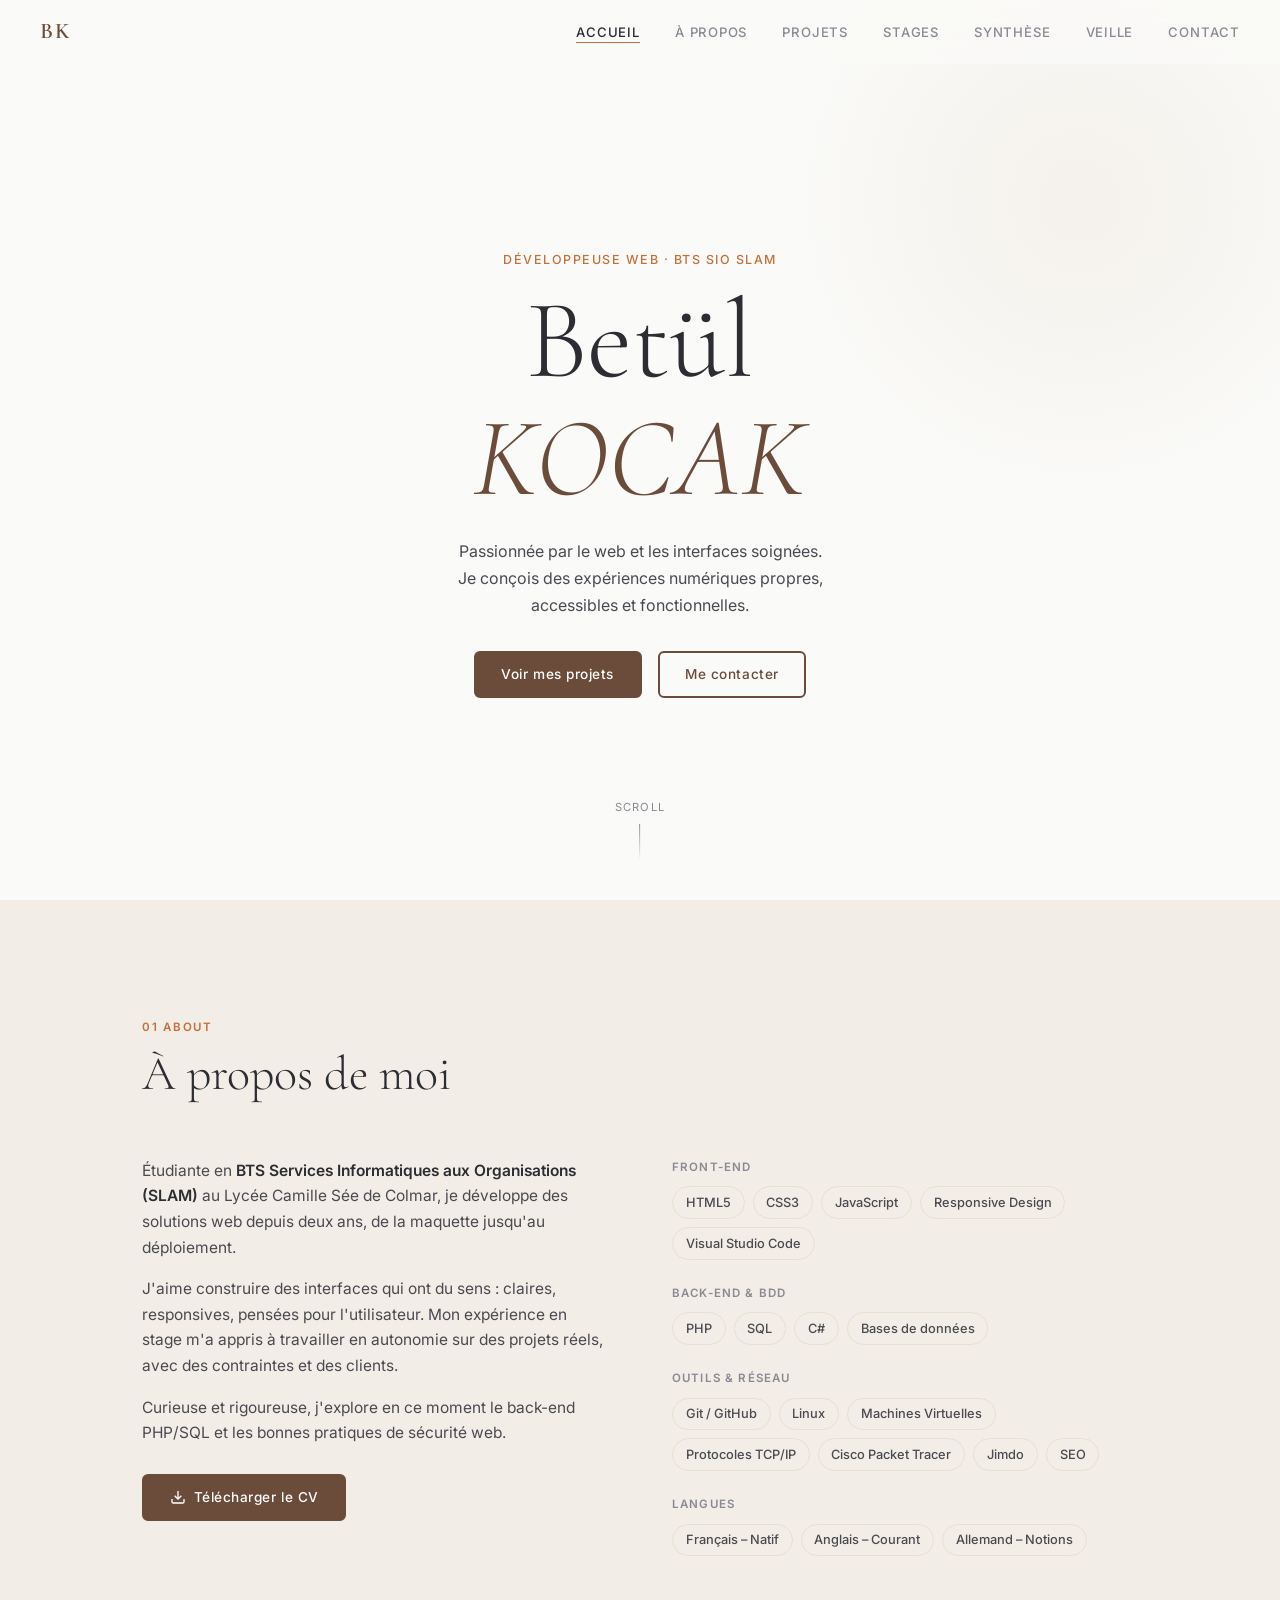
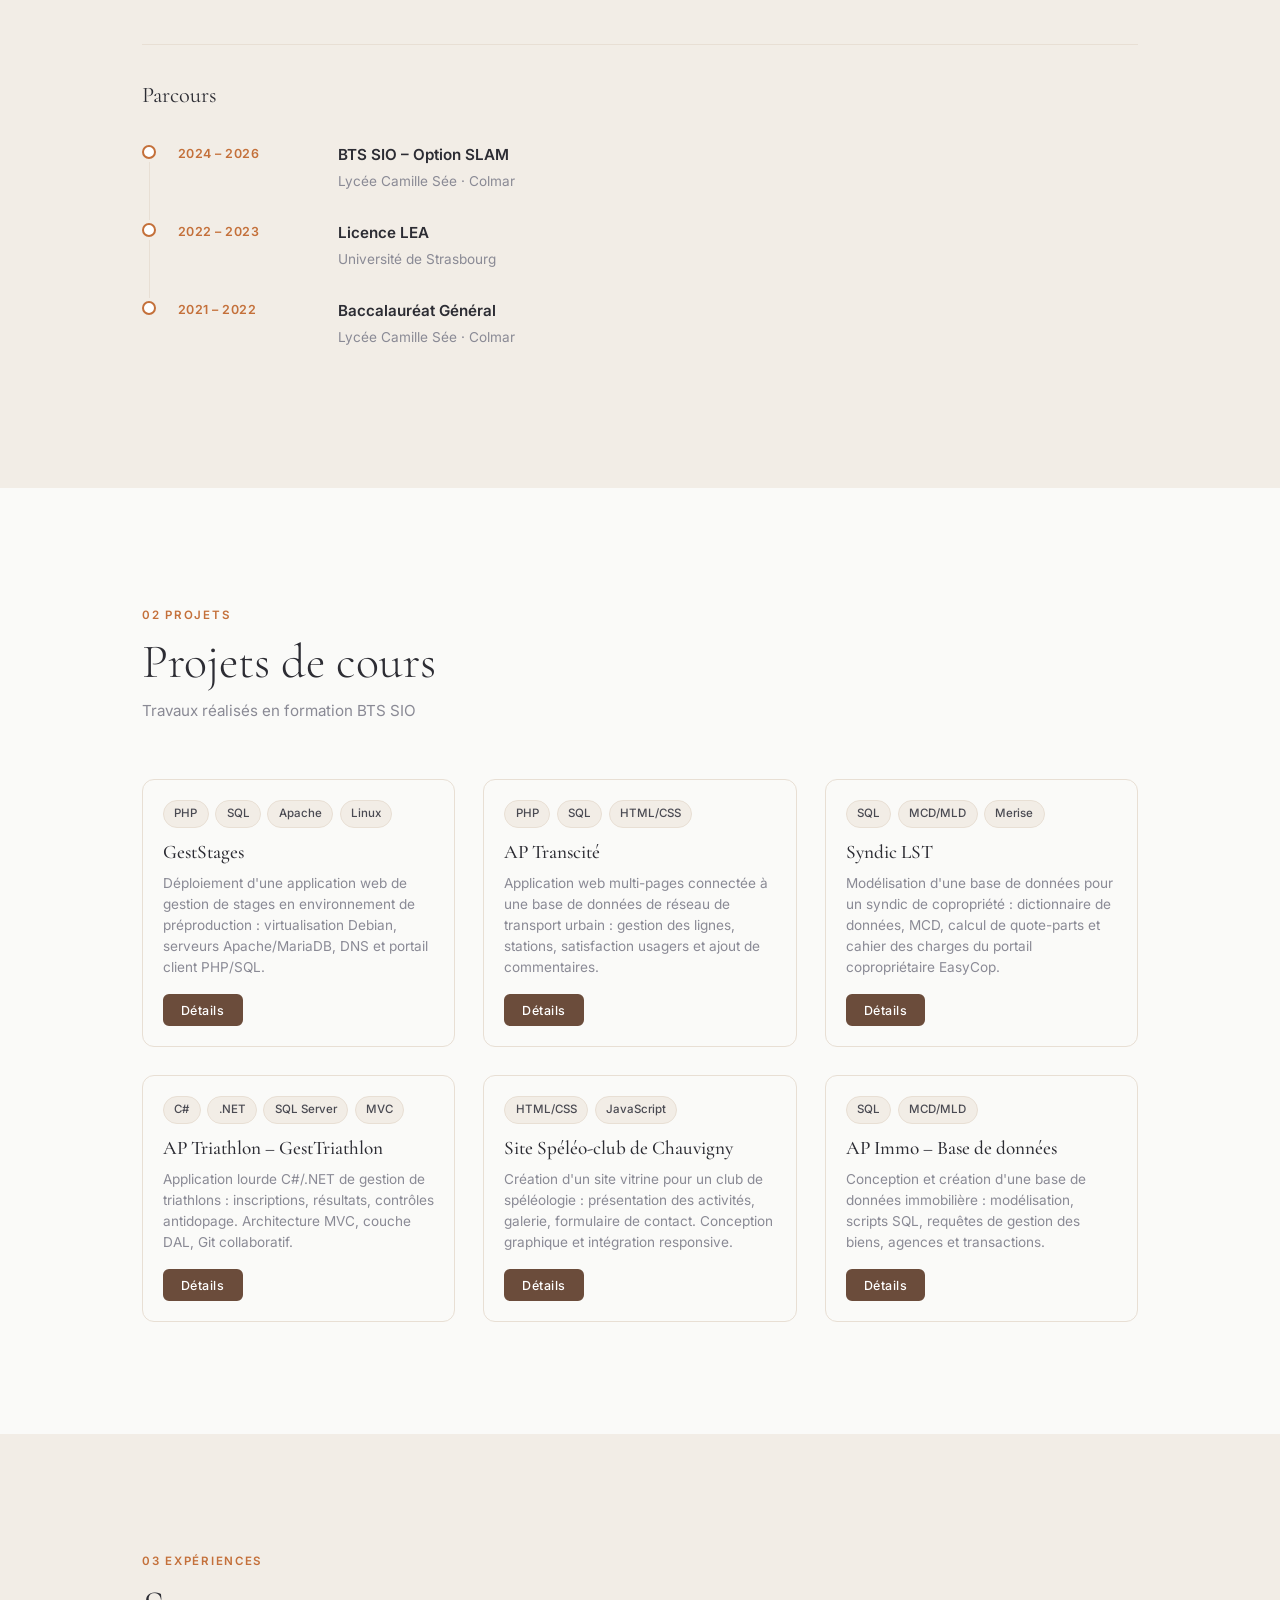
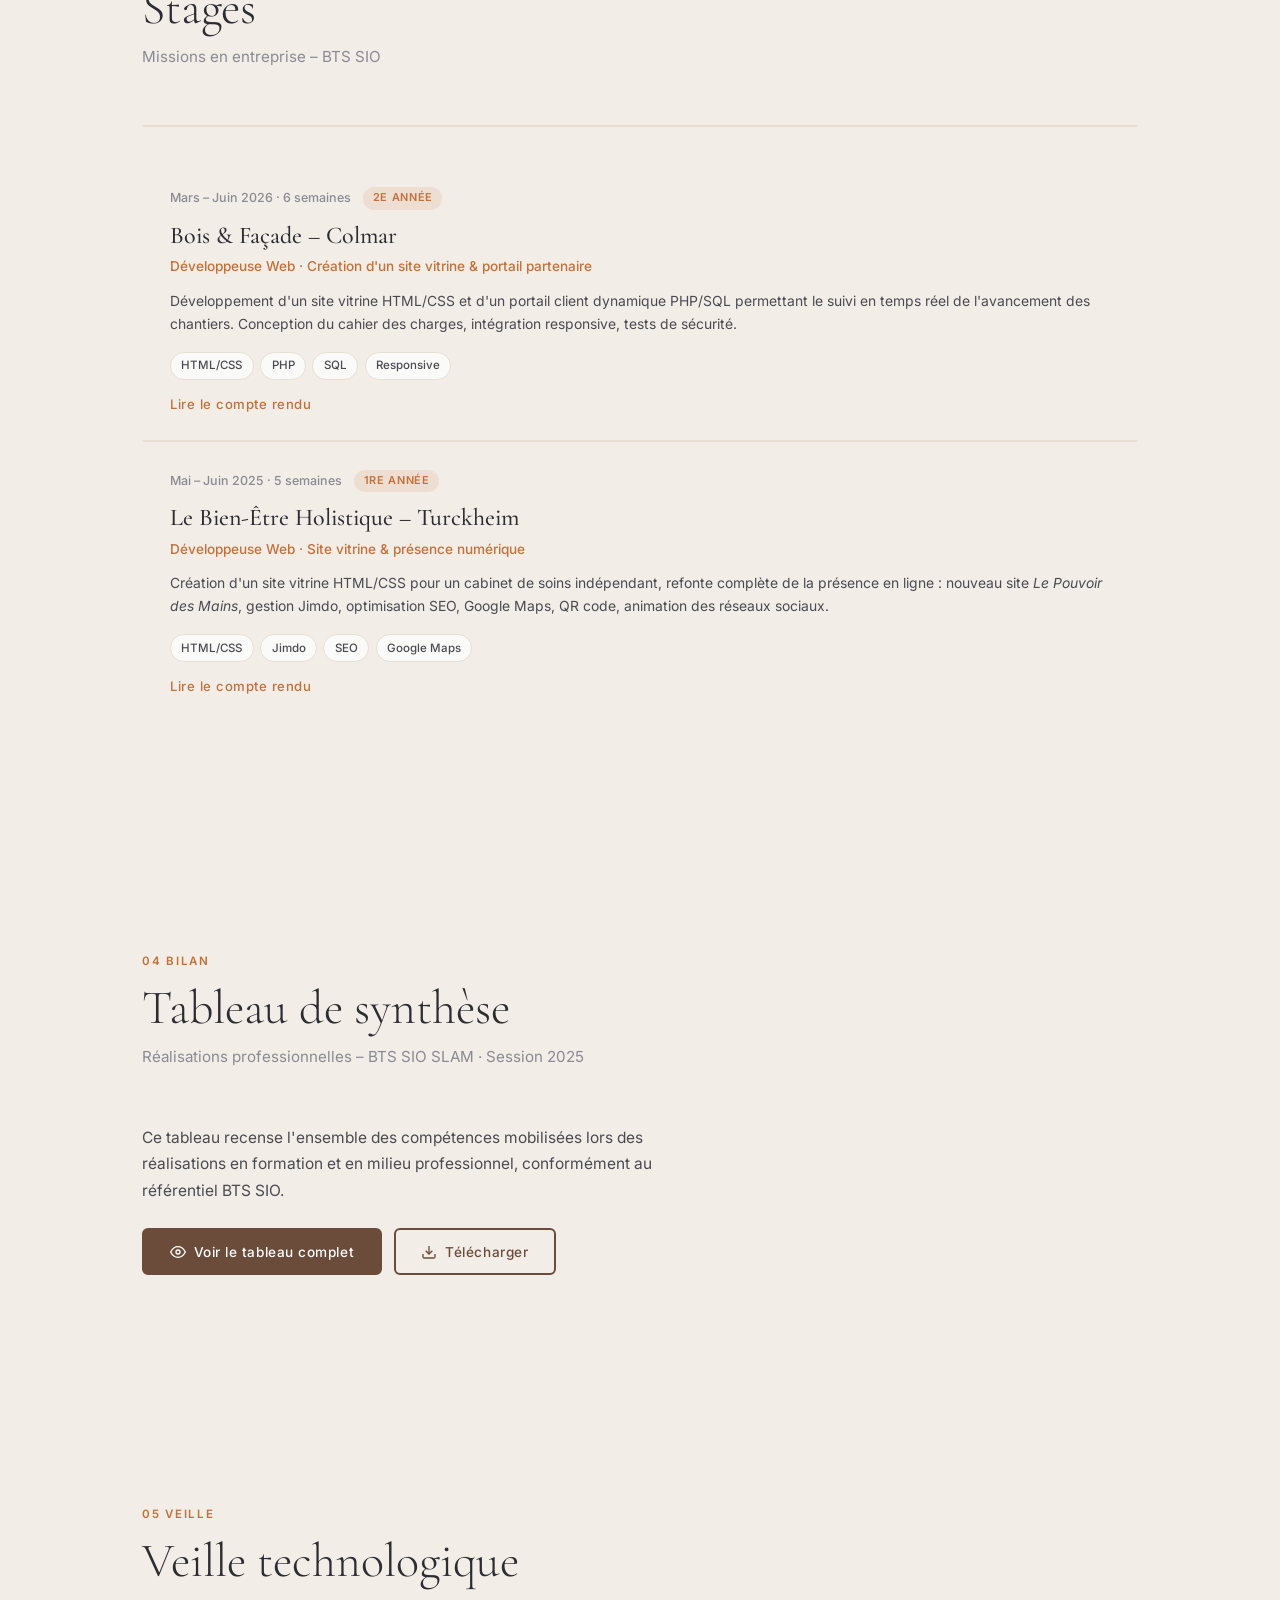
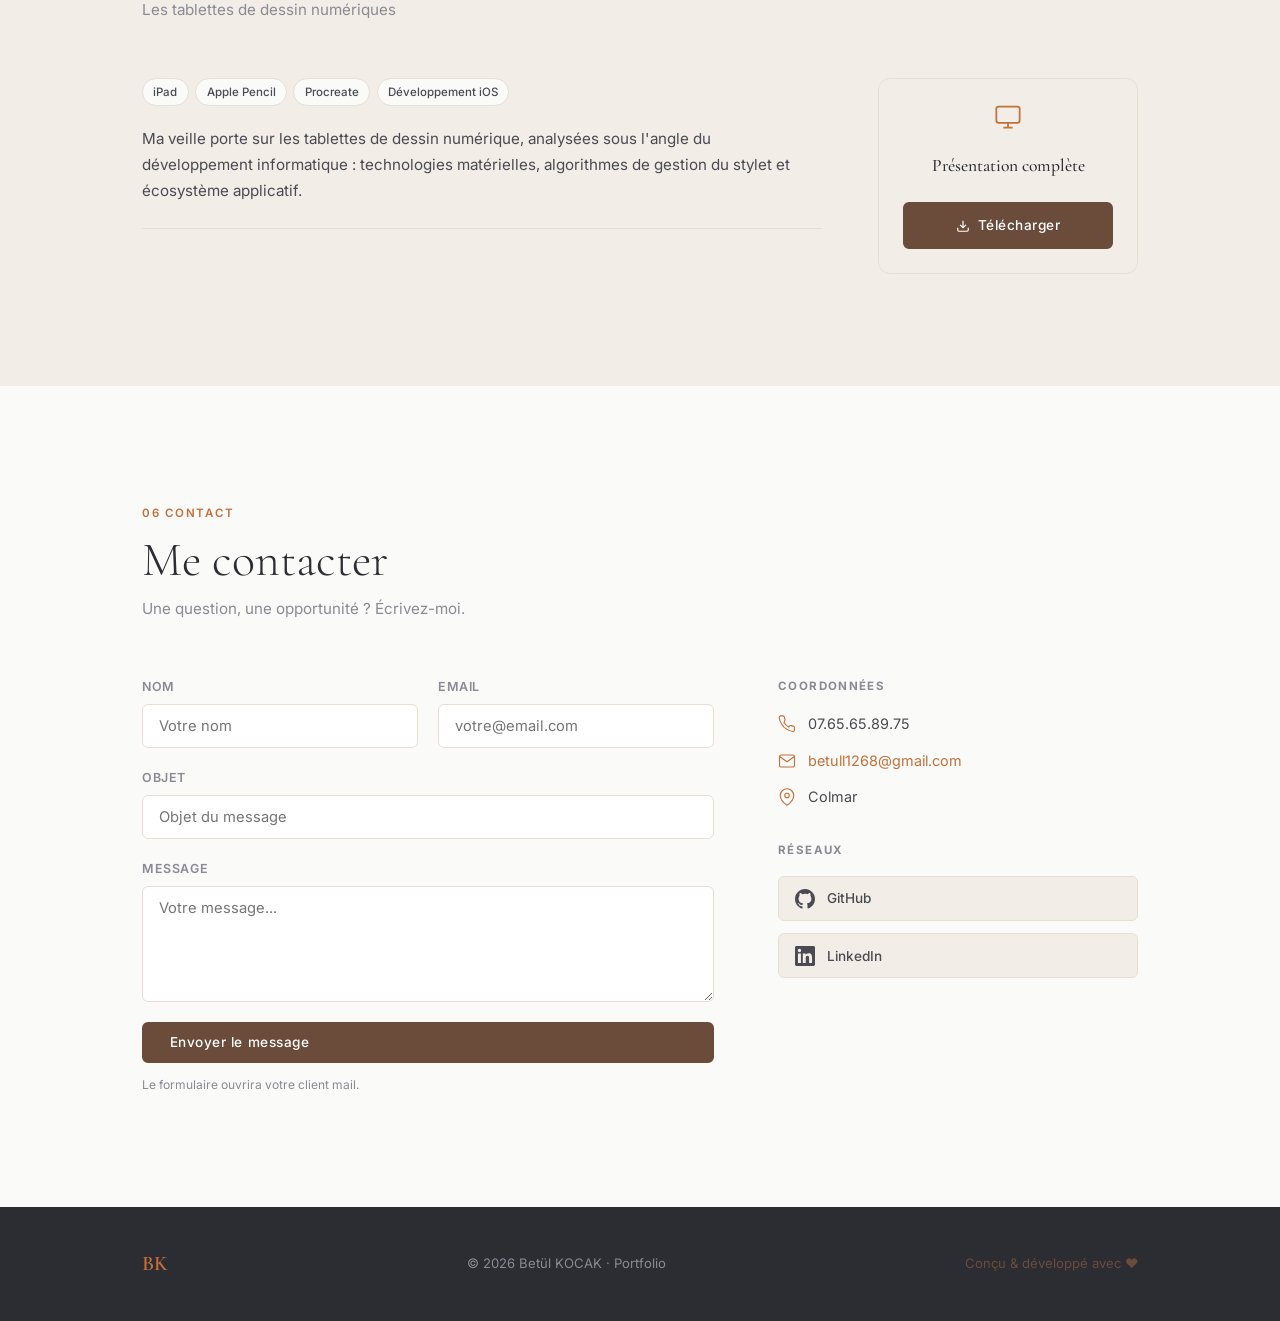
<file: index.html>
<!DOCTYPE html>
  <html lang="fr">
  <head>
    <meta charset="UTF-8" />
    <meta name="viewport" content="width=device-width, initial-scale=1.0" />
    <title>Betül KOCAK | Portfolio</title>
    <link rel="preconnect" href="https://fonts.googleapis.com" />
    <link rel="preconnect" href="https://fonts.gstatic.com" crossorigin />
    <link href="https://fonts.googleapis.com/css2?family=Cormorant+Garamond:ital,wght@0,300;0,400;0,500;0,600;1,300;1,400&family=Inter:wght@300;400;500;600&display=swap" rel="stylesheet" />
    <link rel="stylesheet" href="css/style.css" />
  </head>
  <body>

    <!-- NAV -->
    <nav class="navbar" id="navbar">
      <div class="nav-logo">BK</div>
      <ul class="nav-links">
        <li><a href="#accueil" class="nav-link active" data-section="accueil">Accueil</a></li>
        <li><a href="#about" class="nav-link" data-section="about">À propos</a></li>
        <li><a href="#projects" class="nav-link" data-section="projects">Projets</a></li>
        <li><a href="#stages" class="nav-link" data-section="stages">Stages</a></li>
        <li><a href="#synthese" class="nav-link" data-section="synthese">Synthèse</a></li>
        <li><a href="#veille" class="nav-link" data-section="veille">Veille</a></li>
        <li><a href="#contact" class="nav-link" data-section="contact">Contact</a></li>
      </ul>
      <button class="nav-toggle" id="navToggle" aria-label="Menu">
        <span></span><span></span><span></span>
      </button>
    </nav>

    <!-- MOBILE MENU -->
    <div class="mobile-menu" id="mobileMenu">
      <ul>
        <li><a href="#accueil" class="mobile-link">Accueil</a></li>
        <li><a href="#about" class="mobile-link">À propos</a></li>
        <li><a href="#projects" class="mobile-link">Projets</a></li>
        <li><a href="#stages" class="mobile-link">Stages</a></li>
        <li><a href="#synthese" class="mobile-link">Synthèse</a></li>
        <li><a href="#veille" class="mobile-link">Veille</a></li>
        <li><a href="#contact" class="mobile-link">Contact</a></li>
      </ul>
    </div>

    <!-- HERO -->
    <section id="accueil" class="hero">
      <div class="hero-bg-pattern"></div>
      <div class="hero-content hero-content-nophoto">
        <div class="hero-text">
          <p class="hero-eyebrow fade-in delay-1">Développeuse Web · BTS SIO SLAM</p>
          <h1 class="hero-name fade-in delay-2">Betül<br /><em>KOCAK</em></h1>
          <p class="hero-tagline fade-in delay-3">
            Passionnée par le web et les interfaces soignées.<br />
            Je conçois des expériences numériques propres, accessibles et fonctionnelles.
          </p>
          <div class="hero-cta fade-in delay-4">
            <a href="#projects" class="btn btn-primary">Voir mes projets</a>
            <a href="#contact" class="btn btn-ghost">Me contacter</a>
          </div>
        </div>
      </div>
      <div class="hero-scroll-hint">
        <span>Scroll</span>
        <div class="scroll-line"></div>
      </div>
    </section>

    <!-- ABOUT -->
    <section id="about" class="section about-section">
      <div class="container">
        <div class="section-header fade-up">
          <span class="section-label">01 About</span>
          <h2 class="section-title">À propos de moi</h2>
        </div>
        <div class="about-grid">
          <div class="about-bio fade-up">
            <p>
              Étudiante en <strong>BTS Services Informatiques aux Organisations (SLAM)</strong> au Lycée Camille Sée de Colmar, je développe des solutions web depuis deux ans, de la maquette jusqu'au déploiement.
            </p>
            <p>
              J'aime construire des interfaces qui ont du sens : claires, responsives, pensées pour l'utilisateur. Mon expérience en stage m'a appris à travailler en autonomie sur des projets réels, avec des contraintes et des clients.
            </p>
            <p>
              Curieuse et rigoureuse, j'explore en ce moment le back-end PHP/SQL et les bonnes pratiques de sécurité web.
            </p>
            <div class="about-actions">
              <a href="assets/fichiers/CV_Betul_KOCAK.jpg" download class="btn btn-primary">
                <svg width="16" height="16" viewBox="0 0 24 24" fill="none" stroke="currentColor" stroke-width="2"><path d="M21 15v4a2 2 0 0 1-2 2H5a2 2 0 0 1-2-2v-4"/><polyline points="7,10 12,15 17,10"/><line x1="12" y1="15" x2="12" y2="3"/></svg>
                Télécharger le CV
              </a>
            </div>
          </div>
          <div class="about-skills fade-up delay-2">
            <div class="skills-block">
              <h3 class="skills-category">Front-end</h3>
              <div class="skills-tags">
                <span class="tag">HTML5</span>
                <span class="tag">CSS3</span>
                <span class="tag">JavaScript</span>
                <span class="tag">Responsive Design</span>
                <span class="tag">Visual Studio Code</span>
              </div>
            </div>
            <div class="skills-block">
              <h3 class="skills-category">Back-end &amp; BDD</h3>
              <div class="skills-tags">
                <span class="tag">PHP</span>
                <span class="tag">SQL</span>
                <span class="tag">C#</span>
                <span class="tag">Bases de données</span>
              </div>
            </div>
            <div class="skills-block">
              <h3 class="skills-category">Outils &amp; Réseau</h3>
              <div class="skills-tags">
                <span class="tag">Git / GitHub</span>
                <span class="tag">Linux</span>
                <span class="tag">Machines Virtuelles</span>
                <span class="tag">Protocoles TCP/IP</span>
                <span class="tag">Cisco Packet Tracer</span>
                <span class="tag">Jimdo</span>
                <span class="tag">SEO</span>
              </div>
            </div>
            <div class="skills-block">
              <h3 class="skills-category">Langues</h3>
              <div class="skills-tags">
                <span class="tag">Français – Natif</span>
                <span class="tag">Anglais – Courant</span>
                <span class="tag">Allemand – Notions</span>
              </div>
            </div>
          </div>
        </div>

        <!-- Timeline formation -->
        <div class="timeline-wrap fade-up">
          <h3 class="timeline-title">Parcours</h3>
          <div class="timeline">
            <div class="timeline-item">
              <div class="timeline-dot"></div>
              <div class="timeline-date">2024 – 2026</div>
              <div class="timeline-body">
                <strong>BTS SIO – Option SLAM</strong>
                <span>Lycée Camille Sée · Colmar</span>
              </div>
            </div>
            <div class="timeline-item">
              <div class="timeline-dot"></div>
              <div class="timeline-date">2022 – 2023</div>
              <div class="timeline-body">
                <strong>Licence LEA</strong>
                <span>Université de Strasbourg</span>
              </div>
            </div>
            <div class="timeline-item">
              <div class="timeline-dot"></div>
              <div class="timeline-date">2021 – 2022</div>
              <div class="timeline-body">
                <strong>Baccalauréat Général</strong>
                <span>Lycée Camille Sée · Colmar</span>
              </div>
            </div>
          </div>
        </div>
      </div>
    </section>

    <!-- PROJECTS -->
  <section id="projects" class="section projects-section">
    <div class="container">
      <div class="section-header fade-up">
        <span class="section-label">02 Projets</span>
        <h2 class="section-title">Projets de cours</h2>
        <p class="section-subtitle">Travaux réalisés en formation BTS SIO</p>
      </div>

      <div class="cards-grid">

        <div class="project-card fade-up">
          <div class="card-body">
            <div class="card-tags">
              <span class="tag tag-sm">PHP</span>
              <span class="tag tag-sm">SQL</span>
              <span class="tag tag-sm">Apache</span>
              <span class="tag tag-sm">Linux</span>
            </div>
            <h3 class="card-title">GestStages</h3>
            <p class="card-desc">Déploiement d'une application web de gestion de stages en environnement de préproduction : virtualisation Debian, serveurs Apache/MariaDB, DNS et portail client PHP/SQL.</p>
            <div class="card-footer">
              <button class="btn btn-primary btn-sm" onclick="openModal('modal-p-geststages')">Détails</button>
            </div>
          </div>
        </div>

        <div class="project-card fade-up delay-1">
          <div class="card-body">
            <div class="card-tags">
              <span class="tag tag-sm">PHP</span>
              <span class="tag tag-sm">SQL</span>
              <span class="tag tag-sm">HTML/CSS</span>
            </div>
            <h3 class="card-title">AP Transcité</h3>
            <p class="card-desc">Application web multi-pages connectée à une base de données de réseau de transport urbain : gestion des lignes, stations, satisfaction usagers et ajout de commentaires.</p>
            <div class="card-footer">
              <button class="btn btn-primary btn-sm" onclick="openModal('modal-p-transcite')">Détails</button>
            </div>
          </div>
        </div>

        <div class="project-card fade-up delay-2">
          <div class="card-body">
            <div class="card-tags">
              <span class="tag tag-sm">SQL</span>
              <span class="tag tag-sm">MCD/MLD</span>
              <span class="tag tag-sm">Merise</span>
            </div>
            <h3 class="card-title">Syndic LST</h3>
            <p class="card-desc">Modélisation d'une base de données pour un syndic de copropriété : dictionnaire de données, MCD, calcul de quote-parts et cahier des charges du portail copropriétaire EasyCop.</p>
            <div class="card-footer">
              <button class="btn btn-primary btn-sm" onclick="openModal('modal-p-syndic')">Détails</button>
            </div>
          </div>
        </div>

        <div class="project-card fade-up delay-3">
          <div class="card-body">
            <div class="card-tags">
              <span class="tag tag-sm">C#</span>
              <span class="tag tag-sm">.NET</span>
              <span class="tag tag-sm">SQL Server</span>
              <span class="tag tag-sm">MVC</span>
            </div>
            <h3 class="card-title">AP Triathlon – GestTriathlon</h3>
            <p class="card-desc">Application lourde C#/.NET de gestion de triathlons : inscriptions, résultats, contrôles antidopage. Architecture MVC, couche DAL, Git collaboratif.</p>
            <div class="card-footer">
              <button class="btn btn-primary btn-sm" onclick="openModal('modal-p-triathlon')">Détails</button>
            </div>
          </div>
        </div>

        <div class="project-card fade-up">
          <div class="card-body">
            <div class="card-tags">
              <span class="tag tag-sm">HTML/CSS</span>
              <span class="tag tag-sm">JavaScript</span>
            </div>
            <h3 class="card-title">Site Spéléo-club de Chauvigny</h3>
            <p class="card-desc">Création d'un site vitrine pour un club de spéléologie : présentation des activités, galerie, formulaire de contact. Conception graphique et intégration responsive.</p>
            <div class="card-footer">
              <button class="btn btn-primary btn-sm" onclick="openModal('modal-p-speleo')">Détails</button>
            </div>
          </div>
        </div>

        <div class="project-card fade-up delay-1">
          <div class="card-body">
            <div class="card-tags">
              <span class="tag tag-sm">SQL</span>
              <span class="tag tag-sm">MCD/MLD</span>
            </div>
            <h3 class="card-title">AP Immo – Base de données</h3>
            <p class="card-desc">Conception et création d'une base de données immobilière : modélisation, scripts SQL, requêtes de gestion des biens, agences et transactions.</p>
            <div class="card-footer">
              <button class="btn btn-primary btn-sm" onclick="openModal('modal-p-immo')">Détails</button>
            </div>
          </div>
        </div>

      </div>
    </div>
  </section>

    <!-- STAGES -->
    <section id="stages" class="section stages-section">
      <div class="container">
        <div class="section-header fade-up">
          <span class="section-label">03 Expériences</span>
          <h2 class="section-title">Stages</h2>
          <p class="section-subtitle">Missions en entreprise – BTS SIO</p>
        </div>

        <div class="stages-list">

          <!-- Stage 2 -->
          <div class="stage-card fade-up" onclick="openModal('modal-s2')">
            </div>
            <div class="stage-card-right">
              <div class="stage-meta">
                <span class="stage-date">Mars – Juin 2026 · 6 semaines</span>
                <span class="stage-badge">2e année</span>
              </div>
              <h3 class="stage-title">Bois &amp; Façade – Colmar</h3>
              <p class="stage-role">Développeuse Web · Création d'un site vitrine &amp; portail partenaire</p>
              <p class="stage-desc">
                Développement d'un site vitrine HTML/CSS et d'un portail client dynamique PHP/SQL permettant le suivi en temps réel de l'avancement des chantiers. Conception du cahier des charges, intégration responsive, tests de sécurité.
              </p>
              <div class="stage-tags">
                <span class="tag tag-sm">HTML/CSS</span>
                <span class="tag tag-sm">PHP</span>
                <span class="tag tag-sm">SQL</span>
                <span class="tag tag-sm">Responsive</span>
              </div>
              <div class="stage-actions" onclick="event.stopPropagation()">
                <button class="btn-text" onclick="openModal('modal-s2')">Lire le compte rendu</button>
              </div>
            </div>
          </div>

          <!-- Stage 1 -->
          <div class="stage-card fade-up delay-1" onclick="openModal('modal-s1')">
            </div>
            <div class="stage-card-right">
              <div class="stage-meta">
                <span class="stage-date">Mai – Juin 2025 · 5 semaines</span>
                <span class="stage-badge">1re année</span>
              </div>
              <h3 class="stage-title">Le Bien-Être Holistique – Turckheim</h3>
              <p class="stage-role">Développeuse Web · Site vitrine &amp; présence numérique</p>
              <p class="stage-desc">
                Création d'un site vitrine HTML/CSS pour un cabinet de soins indépendant, refonte complète de la présence en ligne : nouveau site <em>Le Pouvoir des Mains</em>, gestion Jimdo, optimisation SEO, Google Maps, QR code, animation des réseaux sociaux.
              </p>
              <div class="stage-tags">
                <span class="tag tag-sm">HTML/CSS</span>
                <span class="tag tag-sm">Jimdo</span>
                <span class="tag tag-sm">SEO</span>
                <span class="tag tag-sm">Google Maps</span>
              </div>
              <div class="stage-actions" onclick="event.stopPropagation()">
                <button class="btn-text" onclick="openModal('modal-s1')">Lire le compte rendu</button>
              </div>
            </div>
          </div>

        </div>
      </div>
    </section>

    <!-- TABLEAU DE SYNTHÈSE -->
    <section id="synthese" class="section synthese-section">
      <div class="container">
        <div class="section-header fade-up">
          <span class="section-label">04 Bilan</span>
          <h2 class="section-title">Tableau de synthèse</h2>
          <p class="section-subtitle">Réalisations professionnelles – BTS SIO SLAM · Session 2025</p>
        </div>
        <div class="synthese-compact fade-up">
          <p class="synthese-text">Ce tableau recense l'ensemble des compétences mobilisées lors des réalisations en formation et en milieu professionnel, conformément au référentiel BTS SIO.</p>
          <div class="synthese-actions">
            <a href="synthese.html" target="_blank" class="btn btn-primary">
              <svg width="16" height="16" viewBox="0 0 24 24" fill="none" stroke="currentColor" stroke-width="2"><path d="M1 12s4-8 11-8 11 8 11 8-4 8-11 8-11-8-11-8z"/><circle cx="12" cy="12" r="3"/></svg>
              Voir le tableau complet
            </a>
            <a href="assets/fichiers/Betul_Tableau.jpg" download class="btn btn-ghost">
              <svg width="16" height="16" viewBox="0 0 24 24" fill="none" stroke="currentColor" stroke-width="2"><path d="M21 15v4a2 2 0 0 1-2 2H5a2 2 0 0 1-2-2v-4"/><polyline points="7,10 12,15 17,10"/><line x1="12" y1="15" x2="12" y2="3"/></svg>
              Télécharger
            </a>
          </div>
        </div>
      </div>
    </section>

    <!-- VEILLE TECHNOLOGIQUE -->
    <section id="veille" class="section veille-section">
      <div class="container">
        <div class="section-header fade-up">
          <span class="section-label">05 Veille</span>
          <h2 class="section-title">Veille technologique</h2>
          <p class="section-subtitle">Les tablettes de dessin numériques</p>
        </div>
        <div class="veille-layout fade-up">

          <!-- Colonne principale -->
          <div class="veille-body">
            <div class="veille-tag-row">
              <span class="tag tag-sm">iPad</span>
              <span class="tag tag-sm">Apple Pencil</span>
              <span class="tag tag-sm">Procreate</span>
              <span class="tag tag-sm">Développement iOS</span>
            </div>
            <p class="veille-intro">
              Ma veille porte sur les tablettes de dessin numérique, analysées sous l'angle du développement informatique : technologies matérielles, algorithmes de gestion du stylet et écosystème applicatif.
            </p>
          </div>

          <!-- Colonne latérale -->
          <div class="veille-sidebar" style="position: sticky; top: 5rem;">
            <div class="veille-presentation-card">
              <div class="veille-pres-icon">
                <svg width="28" height="28" viewBox="0 0 24 24" fill="none" stroke="currentColor" stroke-width="1.5"><rect x="2" y="3" width="20" height="14" rx="2"/><path d="M8 21h8M12 17v4"/></svg>
              </div>
              <h4>Présentation complète</h4>
              <a href="assets/fichiers/MaVeilleTechnologique_BetulKOCAK.pdf" download class="btn btn-primary veille-dl-btn">
                <svg width="14" height="14" viewBox="0 0 24 24" fill="none" stroke="currentColor" stroke-width="2"><path d="M21 15v4a2 2 0 0 1-2 2H5a2 2 0 0 1-2-2v-4"/><polyline points="7,10 12,15 17,10"/><line x1="12" y1="15" x2="12" y2="3"/></svg>
                Télécharger
              </a>
            </div>
          </div>

        </div>
      </div>
    </section>

    <!-- CONTACT -->
    <section id="contact" class="section contact-section">
      <div class="container">
        <div class="section-header fade-up">
          <span class="section-label">06 Contact</span>
          <h2 class="section-title">Me contacter</h2>
          <p class="section-subtitle">Une question, une opportunité ? Écrivez-moi.</p>
        </div>

        <div class="contact-grid">
          <form class="contact-form fade-up" id="contactForm">
            <div class="form-row">
              <div class="form-group">
                <label for="name">Nom</label>
                <input type="text" id="name" name="name" placeholder="Votre nom" required />
              </div>
              <div class="form-group">
                <label for="email">Email</label>
                <input type="email" id="email" name="email" placeholder="votre@email.com" required />
              </div>
            </div>
            <div class="form-group">
              <label for="subject">Objet</label>
              <input type="text" id="subject" name="subject" placeholder="Objet du message" />
            </div>
            <div class="form-group">
              <label for="message">Message</label>
              <textarea id="message" name="message" rows="5" placeholder="Votre message..." required></textarea>
            </div>
            <button type="submit" class="btn btn-primary">Envoyer le message</button>
            <p class="form-note">Le formulaire ouvrira votre client mail.</p>
          </form>

          <div class="contact-info fade-up delay-2">
            <div class="contact-info-block">
              <h3>Coordonnées</h3>
              <ul class="contact-list">
                <li>
                  <svg width="18" height="18" viewBox="0 0 24 24" fill="none" stroke="currentColor" stroke-width="1.5"><path d="M22 16.92v3a2 2 0 0 1-2.18 2 19.79 19.79 0 0 1-8.63-3.07A19.5 19.5 0 0 1 4.69 12 19.79 19.79 0 0 1 1.58 3.41a2 2 0 0 1 2-2.18h3a2 2 0 0 1 2 1.72 12.84 12.84 0 0 0 .7 2.81 2 2 0 0 1-.45 2.11L8.09 9.91a16 16 0 0 0 6 6l1.27-1.27a2 2 0 0 1 2.11-.45 12.84 12.84 0 0 0 2.81.7A2 2 0 0 1 22 16.92z"/></svg>
                  <span>07.65.65.89.75</span>
                </li>
                <li>
                  <svg width="18" height="18" viewBox="0 0 24 24" fill="none" stroke="currentColor" stroke-width="1.5"><path d="M4 4h16c1.1 0 2 .9 2 2v12c0 1.1-.9 2-2 2H4c-1.1 0-2-.9-2-2V6c0-1.1.9-2 2-2z"/><polyline points="22,6 12,13 2,6"/></svg>
                  <a href="mailto:betull1268@gmail.com">betull1268@gmail.com</a>
                </li>
                <li>
                  <svg width="18" height="18" viewBox="0 0 24 24" fill="none" stroke="currentColor" stroke-width="1.5"><path d="M21 10c0 7-9 13-9 13s-9-6-9-13a9 9 0 0 1 18 0z"/><circle cx="12" cy="10" r="3"/></svg>
                  <span>Colmar</span>
                </li>
              </ul>
            </div>
            <div class="contact-info-block">
              <h3>Réseaux</h3>
              <div class="social-links">
                <a href="#" class="social-btn" aria-label="GitHub">
                  <svg width="20" height="20" viewBox="0 0 24 24" fill="currentColor"><path d="M12 0C5.374 0 0 5.373 0 12c0 5.302 3.438 9.8 8.207 11.387.599.111.793-.261.793-.577v-2.234c-3.338.726-4.033-1.416-4.033-1.416-.546-1.387-1.333-1.756-1.333-1.756-1.089-.745.083-.729.083-.729 1.205.084 1.839 1.237 1.839 1.237 1.07 1.834 2.807 1.304 3.492.997.107-.775.418-1.305.762-1.604-2.665-.305-5.467-1.334-5.467-5.931 0-1.311.469-2.381 1.236-3.221-.124-.303-.535-1.524.117-3.176 0 0 1.008-.322 3.301 1.23A11.509 11.509 0 0 1 12 5.803c1.02.005 2.047.138 3.006.404 2.291-1.552 3.297-1.23 3.297-1.23.653 1.653.242 2.874.118 3.176.77.84 1.235 1.911 1.235 3.221 0 4.609-2.807 5.624-5.479 5.921.43.372.823 1.102.823 2.222v3.293c0 .319.192.694.801.576C20.566 21.797 24 17.3 24 12c0-6.627-5.373-12-12-12z"/></svg>
                  GitHub
                </a>
                <a href="https://www.linkedin.com/in/[placeholder]" class="social-btn" aria-label="LinkedIn">
                  <svg width="20" height="20" viewBox="0 0 24 24" fill="currentColor"><path d="M20.447 20.452h-3.554v-5.569c0-1.328-.027-3.037-1.852-3.037-1.853 0-2.136 1.445-2.136 2.939v5.667H9.351V9h3.414v1.561h.046c.477-.9 1.637-1.85 3.37-1.85 3.601 0 4.267 2.37 4.267 5.455v6.286zM5.337 7.433a2.062 2.062 0 0 1-2.063-2.065 2.064 2.064 0 1 1 2.063 2.065zm1.782 13.019H3.555V9h3.564v11.452zM22.225 0H1.771C.792 0 0 .774 0 1.729v20.542C0 23.227.792 24 1.771 24h20.451C23.2 24 24 23.227 24 22.271V1.729C24 .774 23.2 0 22.222 0h.003z"/></svg>
                  LinkedIn
                </a>
              </div>
            </div>
          </div>
        </div>
      </div>
    </section>

    <!-- FOOTER -->
    <footer class="footer">
      <div class="container footer-inner">
        <span class="footer-logo">BK</span>
        <p>© 2026 Betül KOCAK · Portfolio</p>
        <p class="footer-credits">Conçu &amp; développé avec ♥</p>
      </div>
    </footer>

    <!-- MODALS PROJETS -->
    <div class="modal-overlay" id="modal-p-geststages" onclick="closeModal(event, 'modal-p-geststages')">
      <div class="modal-box modal-box-lg">
        <button class="modal-close" onclick="closeModal(null, 'modal-p-geststages')">✕</button>
        <div class="modal-content">
          <div class="modal-tags">
            <span class="tag tag-sm">PHP</span><span class="tag tag-sm">SQL</span><span class="tag tag-sm">Apache</span><span class="tag tag-sm">Debian</span><span class="tag tag-sm">Linux</span>
          </div>
          <h2 class="modal-title">GestStages</h2>
          <p class="modal-subtitle">Déploiement d'une application web en environnement de préproduction</p>
          <p class="modal-desc">Réalisé en binôme (SLAM + SISR), ce TP consistait à déployer une application PHP/SQL de gestion de stages sur une infrastructure virtualisée Debian, avec deux serveurs spécialisés (SRV-WEB et SRV-BDD) configurés manuellement.</p>
          <p class="modal-desc"><strong>Mission SLAM :</strong> déploiement de l'application via SSH/SCP, importation du script SQL, création de l'utilisateur base de données, ajout du fichier de diagnostic PHP, gestion des droits (groupe dev, permissions 775).</p>
          <p class="modal-desc"><strong>Outils :</strong> VirtualBox, Debian, Apache2, PHP, MariaDB, SSH, SCP.</p>
          <a href="https://github.com/betull1268-glitch/E6-Gesttriathlon" class="btn btn-primary" target="_blank">Voir sur GitHub</a>
        </div>
      </div>
    </div>

    <div class="modal-overlay" id="modal-p-transcite" onclick="closeModal(event, 'modal-p-transcite')">
      <div class="modal-box modal-box-lg">
        <button class="modal-close" onclick="closeModal(null, 'modal-p-transcite')">✕</button>
        <div class="modal-content">
          <div class="modal-tags">
            <span class="tag tag-sm">PHP</span><span class="tag tag-sm">SQL</span><span class="tag tag-sm">HTML/CSS</span><span class="tag tag-sm">WAMP</span>
          </div>
          <h2 class="modal-title">AP Transcité</h2>
          <p class="modal-subtitle">Application web de gestion d'un réseau de transport urbain</p>
          <p class="modal-desc">Création d'une application web multi-pages connectée à une base de données de réseau de bus. Le projet couvre la modélisation (Looping), l'initialisation des données, l'exploitation par requêtes SQL et le développement de 6 pages PHP dynamiques.</p>
          <p class="modal-desc"><strong>Fonctionnalités :</strong> liste des lignes, stations par ligne, guichets automatiques manquants, statistiques de satisfaction par critère, formulaire d'ajout de commentaire.</p>
          <p class="modal-desc"><strong>Outils :</strong> WAMP, PHP, SQL, HTML/CSS, Looping.</p>
          <a href="https://github.com/betull1268-glitch/E6-Transcite" class="btn btn-primary" target="_blank">Voir sur GitHub</a>
        </div>
      </div>
    </div>

    <div class="modal-overlay" id="modal-p-syndic" onclick="closeModal(event, 'modal-p-syndic')">
      <div class="modal-box modal-box-lg">
        <button class="modal-close" onclick="closeModal(null, 'modal-p-syndic')">✕</button>
        <div class="modal-content">
          <div class="modal-tags">
            <span class="tag tag-sm">SQL</span><span class="tag tag-sm">MCD/MLD</span><span class="tag tag-sm">Merise</span><span class="tag tag-sm">Analyse</span>
          </div>
          <h2 class="modal-title">Syndic LST</h2>
          <p class="modal-subtitle">Modélisation d'une base de données de gestion de copropriété</p>
          <p class="modal-desc">Projet d'analyse et de modélisation pour un syndic de copropriété : dictionnaire de données (Lot, Copropriétaire, Devis, Prestataire…), conception du MCD, calcul des quotes-parts par tantièmes.</p>
          <p class="modal-desc"><strong>Mission C :</strong> rédaction du cahier des charges du portail copropriétaire EasyCop permettant la simulation de quote-part, la consultation des devis votés et les appels de fonds.</p>
          <a href="#" class="btn btn-primary" target="_blank">Voir sur GitHub</a>
        </div>
      </div>
    </div>

    <div class="modal-overlay" id="modal-p-triathlon" onclick="closeModal(event, 'modal-p-triathlon')">
      <div class="modal-box modal-box-lg">
        <button class="modal-close" onclick="closeModal(null, 'modal-p-triathlon')">✕</button>
        <div class="modal-content">
          <div class="modal-tags">
            <span class="tag tag-sm">C#</span><span class="tag tag-sm">.NET</span><span class="tag tag-sm">SQL Server</span><span class="tag tag-sm">MVC</span><span class="tag tag-sm">Git</span>
          </div>
          <h2 class="modal-title">AP Triathlon – GestTriathlon</h2>
          <p class="modal-subtitle">Application lourde C#/.NET de gestion de compétitions</p>
          <p class="modal-desc">Application Windows développée en équipe pour le Comité Départemental de Triathlon. Gestion des triathlons, triathlètes, inscriptions, résultats et contrôles antidopage. Architecture MVC avec couche DAL, accès SQL Server via VPN/TSE.</p>
          <p class="modal-desc"><strong>Fonctionnalités :</strong> formulaires CRUD multicritères, gestion des épreuves (nage, vélo, course), alertes dopage, classements, résultats en temps réel.</p>
          <p class="modal-desc"><strong>Méthode :</strong> travail collaboratif en groupe de 3-4, dépôt Git avec branches par développeur, chef de projet désigné.</p>
          <a href="#" class="btn btn-primary" target="_blank">Voir sur GitHub</a>
        </div>
      </div>
    </div>

    <div class="modal-overlay" id="modal-p-speleo" onclick="closeModal(event, 'modal-p-speleo')">
      <div class="modal-box modal-box-lg">
        <button class="modal-close" onclick="closeModal(null, 'modal-p-speleo')">✕</button>
        <div class="modal-content">
          <div class="modal-tags">
            <span class="tag tag-sm">HTML/CSS</span><span class="tag tag-sm">JavaScript</span>
          </div>
          <h2 class="modal-title">Site Spéléo-club de Chauvigny</h2>
          <p class="modal-subtitle">Site vitrine responsive pour un club sportif</p>
          <p class="modal-desc">Création d'un site vitrine complet pour le Spéléo-club de Chauvigny : présentation du club et des activités, galerie photos, formulaire de contact, navigation claire et design adapté au public cible.</p>
          <p class="modal-desc"><strong>Compétences :</strong> intégration HTML/CSS, responsive design, accessibilité, UX.</p>
          <a href="#" class="btn btn-primary" target="_blank">Voir sur GitHub</a>
        </div>
      </div>
    </div>

    <div class="modal-overlay" id="modal-p-immo" onclick="closeModal(event, 'modal-p-immo')">
      <div class="modal-box modal-box-lg">
        <button class="modal-close" onclick="closeModal(null, 'modal-p-immo')">✕</button>
        <div class="modal-content">
          <div class="modal-tags">
            <span class="tag tag-sm">SQL</span><span class="tag tag-sm">MCD/MLD</span><span class="tag tag-sm">Looping</span>
          </div>
          <h2 class="modal-title">AP Immo – Base de données</h2>
          <p class="modal-subtitle">Conception et création d'une base de données immobilière</p>
          <p class="modal-desc">Projet de modélisation d'une base de données pour une agence immobilière : identification des entités (biens, agences, transactions, clients), conception du MCD/MLD, génération du script SQL et requêtes de gestion.</p>
          <a href="#" class="btn btn-primary" target="_blank">Voir sur GitHub</a>
        </div>
      </div>
    </div>

    <!-- MODALS STAGES -->
    <div class="modal-overlay" id="modal-s1" onclick="closeModal(event, 'modal-s1')">
      <div class="modal-box modal-box-lg">
        <button class="modal-close" onclick="closeModal(null, 'modal-s1')">✕</button>
        <div class="modal-content">
          <div class="modal-tags">
            <span class="tag tag-sm">HTML/CSS</span><span class="tag tag-sm">Jimdo</span><span class="tag tag-sm">SEO</span><span class="tag tag-sm">Google Maps</span>
          </div>
          <p class="modal-meta">Mai – Juin 2025 · Turckheim · 5 semaines · 1re année BTS</p>
          <h2 class="modal-title">Le Bien-Être Holistique</h2>
          <p class="modal-subtitle">Développeuse web – Présence numérique &amp; site vitrine</p>
          <p class="modal-desc">Cabinet de soins et massages de Mme Caroline GRUCKER à Turckheim. L'activité reposait sur une visibilité insuffisante : le premier site souffrait d'un mauvais référencement et d'une confusion avec les services de l'hôtel partenaire.</p>
          <p class="modal-desc"><strong>Mission :</strong> développement d'un nouveau site vitrine <em>Le Pouvoir des Mains</em> en HTML/CSS (VS Code) : navigation claire, formulaire de contact, Google Maps, QR code, design responsive fidèle à l'identité visuelle. Gestion en parallèle du site Jimdo existant et animation des réseaux sociaux (Instagram, Facebook).</p>
          <p class="modal-desc"><strong>Résultat :</strong> site responsive déployé, présence en ligne différenciée, stratégie SEO mise en place, droits d'accès sécurisés.</p>
          <a href="assets/fichiers/CR_Stage_KOCAK.docx" download class="btn btn-primary">Télécharger le rapport</a>
        </div>
      </div>
    </div>

    <div class="modal-overlay" id="modal-s2" onclick="closeModal(event, 'modal-s2')">
      <div class="modal-box modal-box-lg">
        <button class="modal-close" onclick="closeModal(null, 'modal-s2')">✕</button>
        <div class="modal-content">
          <div class="modal-tags">
            <span class="tag tag-sm">HTML/CSS</span><span class="tag tag-sm">PHP</span><span class="tag tag-sm">SQL</span><span class="tag tag-sm">Responsive</span>
          </div>
          <p class="modal-meta">Mars – Juin 2026 · Colmar · 6 semaines · 2e année BTS</p>
          <h2 class="modal-title">Bois &amp; Façade</h2>
          <p class="modal-subtitle">Développeuse web – Site vitrine &amp; portail partenaire</p>
          <p class="modal-desc">Entreprise de maçonnerie générale et rénovation basée à Colmar. Avant mon intervention, l'entreprise ne disposait ni d'un site structuré ni d'outils de suivi de chantier : la communication reposait uniquement sur téléphone et e-mail.</p>
          <p class="modal-desc"><strong>Mission :</strong> conception d'un site vitrine HTML/CSS professionnel (services, réalisations, coordonnées) et développement d'un portail partenaire PHP/SQL permettant aux clients de suivre l'avancement de leurs travaux en temps réel. Adaptation responsive complète et tests de sécurité.</p>
          <p class="modal-desc"><strong>Résultat :</strong> deux interfaces déployées et testées, communication client renforcée, transparence sur le suivi de chantier.</p>
          <a href="assets/fichiers/CR_Stage2_KOCAK.docx" download class="btn btn-primary">Télécharger le rapport</a>
        </div>
      </div>
    </div>

    <script src="js/main.js"></script>
  </body>
  </html>
</file>
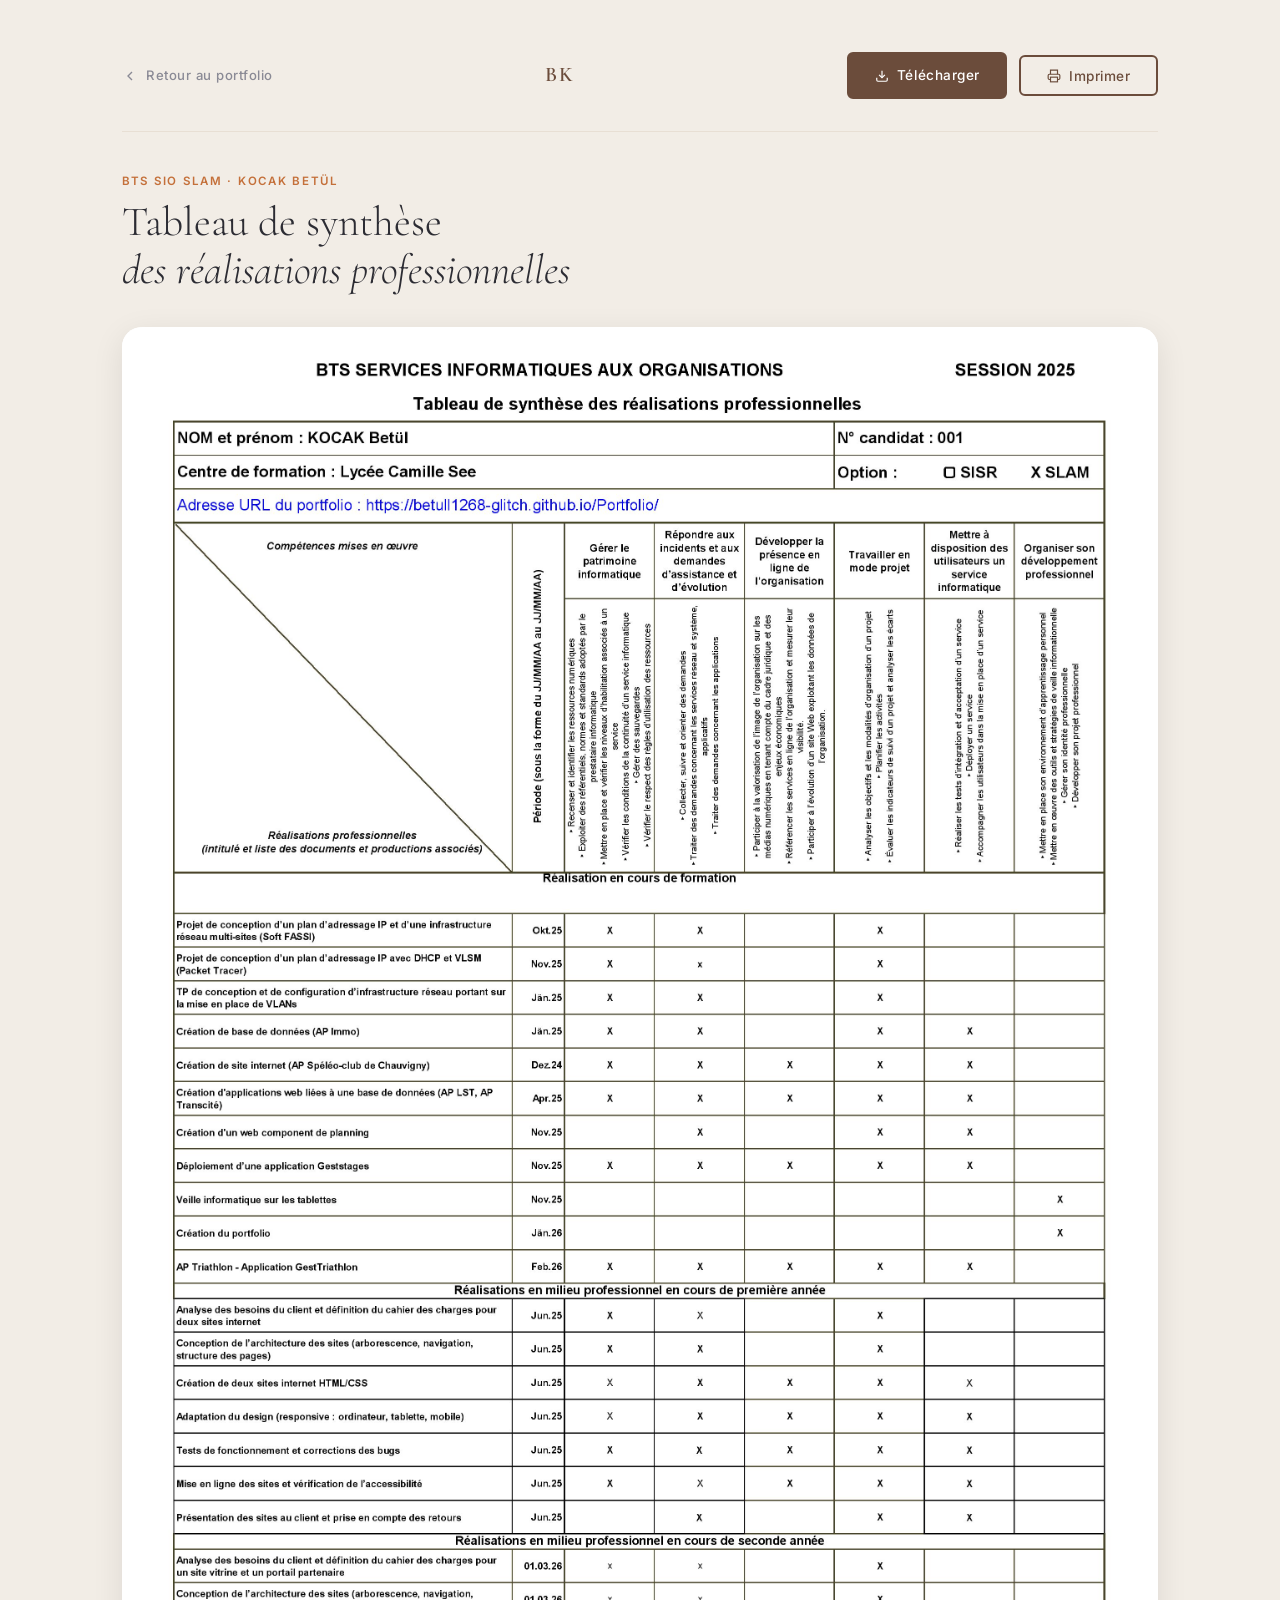
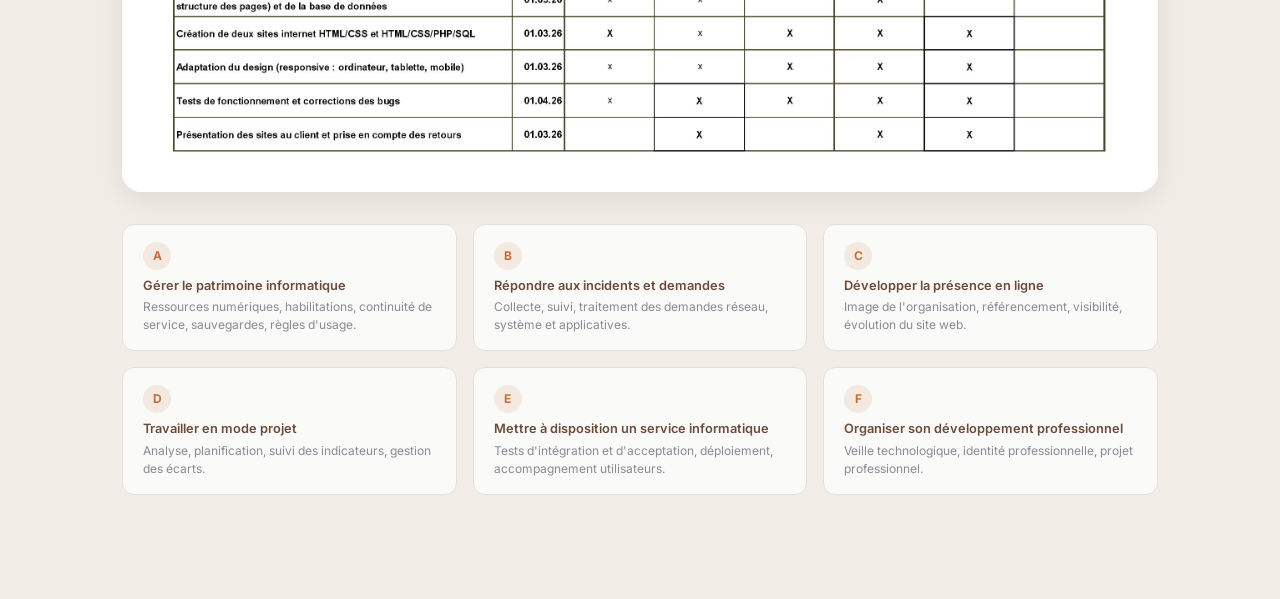
<file: synthese.html>
<!DOCTYPE html>
<html lang="fr">
<head>
  <meta charset="UTF-8" />
  <meta name="viewport" content="width=device-width, initial-scale=1.0" />
  <title>Tableau de synthèse | Betül KOCAK</title>
  <link rel="preconnect" href="https://fonts.googleapis.com" />
  <link rel="preconnect" href="https://fonts.gstatic.com" crossorigin />
  <link href="https://fonts.googleapis.com/css2?family=Cormorant+Garamond:ital,wght@0,300;0,400;0,500;0,600;1,300;1,400&family=Inter:wght@300;400;500;600&display=swap" rel="stylesheet" />
  <link rel="stylesheet" href="css/style.css" />
</head>
<body class="page-synthese">
  <div class="synthese-page">

    <!-- Top bar -->
    <div class="synth-topbar">
      <a href="index.html#synthese" class="synth-back">
        <svg width="16" height="16" viewBox="0 0 24 24" fill="none" stroke="currentColor" stroke-width="2"><polyline points="15 18 9 12 15 6"/></svg>
        Retour au portfolio
      </a>
      <span class="synth-logo">BK</span>
      <div class="synth-actions">
        <a href="assets/fichiers/Betul_Tableau.jpg" download class="btn btn-primary">
          <svg width="14" height="14" viewBox="0 0 24 24" fill="none" stroke="currentColor" stroke-width="2"><path d="M21 15v4a2 2 0 0 1-2 2H5a2 2 0 0 1-2-2v-4"/><polyline points="7,10 12,15 17,10"/><line x1="12" y1="15" x2="12" y2="3"/></svg>
          Télécharger
        </a>
        <button onclick="window.print()" class="btn btn-ghost">
          <svg width="14" height="14" viewBox="0 0 24 24" fill="none" stroke="currentColor" stroke-width="2"><polyline points="6 9 6 2 18 2 18 9"/><path d="M6 18H4a2 2 0 0 1-2-2v-5a2 2 0 0 1 2-2h16a2 2 0 0 1 2 2v5a2 2 0 0 1-2 2h-2"/><rect x="6" y="14" width="12" height="8"/></svg>
          Imprimer
        </button>
      </div>
    </div>

    <!-- Title -->
    <div class="synth-title-block">
      <span class="synth-eyebrow">BTS SIO SLAM · KOCAK Betül</span>
      <h1 class="synth-h1">Tableau de synthèse<br /><em>des réalisations professionnelles</em></h1>
    </div>

    <!-- Tableau image -->
    <div class="synth-img-wrap">
      <img src="assets/fichiers/Betul_Tableau.jpg" alt="Tableau de synthèse BTS SIO SLAM – KOCAK Betül" />
    </div>

    <!-- Légende des compétences -->
    <div class="synth-legend">
      <div class="synth-comp">
        <div class="synth-comp-letter">A</div>
        <h4>Gérer le patrimoine informatique</h4>
        <p>Ressources numériques, habilitations, continuité de service, sauvegardes, règles d'usage.</p>
      </div>
      <div class="synth-comp">
        <div class="synth-comp-letter">B</div>
        <h4>Répondre aux incidents et demandes</h4>
        <p>Collecte, suivi, traitement des demandes réseau, système et applicatives.</p>
      </div>
      <div class="synth-comp">
        <div class="synth-comp-letter">C</div>
        <h4>Développer la présence en ligne</h4>
        <p>Image de l'organisation, référencement, visibilité, évolution du site web.</p>
      </div>
      <div class="synth-comp">
        <div class="synth-comp-letter">D</div>
        <h4>Travailler en mode projet</h4>
        <p>Analyse, planification, suivi des indicateurs, gestion des écarts.</p>
      </div>
      <div class="synth-comp">
        <div class="synth-comp-letter">E</div>
        <h4>Mettre à disposition un service informatique</h4>
        <p>Tests d'intégration et d'acceptation, déploiement, accompagnement utilisateurs.</p>
      </div>
      <div class="synth-comp">
        <div class="synth-comp-letter">F</div>
        <h4>Organiser son développement professionnel</h4>
        <p>Veille technologique, identité professionnelle, projet professionnel.</p>
      </div>
    </div>
  </div>
</body>
</html>
</file>
<file: css/style.css>
/* ===================================
   BETÜL KOCAK — PORTFOLIO
   Palette & tokens
=================================== */

:root {
  --cream:      #FAFAF8;
  --sand:       #F2EDE6;
  --sand-dark:  #E8DFD4;
  --brown:      #6B4C3B;
  --cognac:     #C4703A;
  --cognac-dim: rgba(196, 112, 58, 0.12);
  --slate:      #4A4A52;
  --muted:      #8A8A95;
  --text:       #2C2C33;
  --white:      #FFFFFF;

  --font-display: 'Cormorant Garamond', Georgia, serif;
  --font-body:    'Inter', system-ui, sans-serif;

  --radius-sm:  6px;
  --radius-md:  12px;
  --radius-lg:  20px;
  --radius-xl:  32px;

  --shadow-sm: 0 2px 8px rgba(0,0,0,0.06);
  --shadow-md: 0 8px 32px rgba(0,0,0,0.09);
  --shadow-lg: 0 16px 48px rgba(0,0,0,0.12);

  --transition: 0.35s cubic-bezier(0.25, 0.46, 0.45, 0.94);
}

*, *::before, *::after { box-sizing: border-box; margin: 0; padding: 0; }

html { scroll-behavior: smooth; font-size: 16px; }

body {
  background: var(--cream);
  color: var(--text);
  font-family: var(--font-body);
  font-weight: 400;
  line-height: 1.65;
  overflow-x: hidden;
}

/* ===================================
   NAVBAR
=================================== */
.navbar {
  position: fixed;
  top: 0; left: 0; right: 0;
  z-index: 100;
  display: flex;
  align-items: center;
  justify-content: space-between;
  padding: 0 2.5rem;
  height: 64px;
  background: rgba(250, 250, 248, 0.88);
  backdrop-filter: blur(12px);
  -webkit-backdrop-filter: blur(12px);
  border-bottom: 1px solid transparent;
  transition: border-color var(--transition), box-shadow var(--transition);
}
.navbar.scrolled {
  border-bottom-color: var(--sand-dark);
  box-shadow: var(--shadow-sm);
}
.nav-logo {
  font-family: var(--font-display);
  font-size: 1.4rem;
  font-weight: 600;
  color: var(--brown);
  letter-spacing: 0.08em;
  cursor: default;
}
.nav-links {
  display: flex;
  list-style: none;
  gap: 2.2rem;
}
.nav-link {
  font-size: 0.82rem;
  font-weight: 500;
  letter-spacing: 0.06em;
  text-transform: uppercase;
  color: var(--muted);
  text-decoration: none;
  position: relative;
  transition: color var(--transition);
}
.nav-link::after {
  content: '';
  position: absolute;
  bottom: -3px; left: 0;
  width: 0; height: 1px;
  background: var(--cognac);
  transition: width var(--transition);
}
.nav-link:hover, .nav-link.active { color: var(--text); }
.nav-link:hover::after, .nav-link.active::after { width: 100%; }

.nav-toggle {
  display: none;
  flex-direction: column;
  gap: 5px;
  background: none; border: none;
  cursor: pointer; padding: 4px;
}
.nav-toggle span {
  display: block;
  width: 24px; height: 2px;
  background: var(--text);
  transition: var(--transition);
}

/* ===================================
   MOBILE MENU
=================================== */
.mobile-menu {
  display: none;
  position: fixed;
  top: 64px; left: 0; right: 0;
  z-index: 99;
  background: var(--cream);
  border-bottom: 1px solid var(--sand-dark);
  padding: 1.5rem 2rem;
  transform: translateY(-10px);
  opacity: 0;
  pointer-events: none;
  transition: opacity var(--transition), transform var(--transition);
}
.mobile-menu.open {
  transform: translateY(0);
  opacity: 1;
  pointer-events: all;
}
.mobile-menu ul { list-style: none; }
.mobile-menu li { padding: 0.75rem 0; border-bottom: 1px solid var(--sand); }
.mobile-menu li:last-child { border-bottom: none; }
.mobile-link {
  font-size: 1.1rem;
  font-weight: 500;
  color: var(--text);
  text-decoration: none;
  display: block;
}

/* ===================================
   HERO
=================================== */
.hero {
  min-height: 100vh;
  display: flex;
  align-items: center;
  justify-content: center;
  padding: 7rem 2.5rem 4rem;
  position: relative;
  background: var(--cream);
  overflow: hidden;
}
.hero-bg-pattern {
  position: absolute;
  top: -100px; right: -100px;
  width: 600px; height: 600px;
  background: radial-gradient(ellipse at center, var(--sand) 0%, transparent 70%);
  opacity: 0.7;
  pointer-events: none;
}
.hero-content {
  display: flex;
  align-items: center;
  gap: 5rem;
  max-width: 960px;
  width: 100%;
}
.hero-photo-wrap { flex-shrink: 0; }
.hero-photo-placeholder {
  width: 240px; height: 240px;
  border-radius: 50%;
  background: var(--sand);
  border: 3px solid var(--sand-dark);
  display: flex;
  align-items: center;
  justify-content: center;
  color: var(--muted);
  font-size: 0.8rem;
  font-weight: 500;
  letter-spacing: 0.04em;
  text-transform: uppercase;
  position: relative;
}
.hero-photo-placeholder::before {
  content: '';
  position: absolute;
  inset: -8px;
  border-radius: 50%;
  border: 1px solid var(--sand-dark);
}
.hero-text { flex: 1; }
.hero-eyebrow {
  font-size: 0.78rem;
  letter-spacing: 0.12em;
  text-transform: uppercase;
  color: var(--cognac);
  font-weight: 500;
  margin-bottom: 0.75rem;
}
.hero-name {
  font-family: var(--font-display);
  font-size: clamp(3rem, 6vw, 5rem);
  font-weight: 300;
  line-height: 1.05;
  color: var(--text);
  margin-bottom: 1.25rem;
}
.hero-name em {
  font-style: italic;
  color: var(--brown);
}
.hero-tagline {
  font-size: 1rem;
  color: var(--slate);
  line-height: 1.7;
  margin-bottom: 2rem;
  max-width: 440px;
}
.hero-cta {
  display: flex;
  gap: 1rem;
  flex-wrap: wrap;
}
.hero-scroll-hint {
  position: absolute;
  bottom: 2.5rem;
  left: 50%;
  transform: translateX(-50%);
  display: flex;
  flex-direction: column;
  align-items: center;
  gap: 0.5rem;
  color: var(--muted);
  font-size: 0.7rem;
  letter-spacing: 0.1em;
  text-transform: uppercase;
  animation: bob 2s ease-in-out infinite;
}
.scroll-line {
  width: 1px; height: 36px;
  background: linear-gradient(to bottom, var(--muted), transparent);
}
@keyframes bob {
  0%, 100% { transform: translateX(-50%) translateY(0); }
  50%       { transform: translateX(-50%) translateY(5px); }
}

/* ===================================
   BUTTONS
=================================== */
.btn {
  display: inline-flex;
  align-items: center;
  gap: 0.5rem;
  padding: 0.65rem 1.6rem;
  border-radius: var(--radius-sm);
  font-family: var(--font-body);
  font-size: 0.85rem;
  font-weight: 500;
  letter-spacing: 0.04em;
  text-decoration: none;
  cursor: pointer;
  border: 2px solid transparent;
  transition: background var(--transition), color var(--transition), border-color var(--transition), transform var(--transition), box-shadow var(--transition);
}
.btn:hover { transform: translateY(-1px); }
.btn-primary {
  background: var(--brown);
  color: var(--white);
  border-color: var(--brown);
}
.btn-primary:hover {
  background: var(--cognac);
  border-color: var(--cognac);
  box-shadow: 0 4px 16px rgba(196, 112, 58, 0.3);
}
.btn-ghost {
  background: transparent;
  color: var(--brown);
  border-color: var(--brown);
}
.btn-ghost:hover {
  background: var(--brown);
  color: var(--white);
}
.btn-text {
  background: none; border: none;
  color: var(--cognac);
  font-size: 0.82rem;
  font-weight: 500;
  letter-spacing: 0.04em;
  cursor: pointer;
  padding: 0;
  transition: color var(--transition), gap var(--transition);
  font-family: var(--font-body);
}
.btn-text:hover { color: var(--brown); }

/* ===================================
   SECTIONS COMMUNES
=================================== */
.section { padding: 7rem 0; }
.section:nth-child(even) { background: var(--sand); }
.container { max-width: 1060px; margin: 0 auto; padding: 0 2rem; }

.section-header { margin-bottom: 3.5rem; }
.section-label {
  display: inline-block;
  font-size: 0.72rem;
  font-weight: 600;
  letter-spacing: 0.15em;
  text-transform: uppercase;
  color: var(--cognac);
  margin-bottom: 0.6rem;
}
.section-title {
  font-family: var(--font-display);
  font-size: clamp(2rem, 4vw, 3rem);
  font-weight: 300;
  line-height: 1.15;
  color: var(--text);
}
.section-subtitle {
  margin-top: 0.5rem;
  color: var(--muted);
  font-size: 0.95rem;
}

/* ===================================
   ABOUT
=================================== */
.about-grid {
  display: grid;
  grid-template-columns: 1fr 1fr;
  gap: 4rem;
  margin-bottom: 4rem;
}
.about-bio p {
  color: var(--slate);
  margin-bottom: 1rem;
  font-size: 0.97rem;
}
.about-bio strong { color: var(--text); font-weight: 600; }
.about-actions { margin-top: 1.75rem; }

.skills-block { margin-bottom: 1.5rem; }
.skills-category {
  font-size: 0.72rem;
  font-weight: 600;
  letter-spacing: 0.1em;
  text-transform: uppercase;
  color: var(--muted);
  margin-bottom: 0.6rem;
}
.skills-tags { display: flex; flex-wrap: wrap; gap: 0.5rem; }

.tag {
  display: inline-block;
  padding: 0.3rem 0.8rem;
  background: var(--cream);
  border: 1px solid var(--sand-dark);
  border-radius: 100px;
  font-size: 0.8rem;
  font-weight: 500;
  color: var(--slate);
  transition: background var(--transition), color var(--transition), border-color var(--transition);
}
.about-section .tag,
.projects-section .tag,
.contact-section .tag { background: var(--sand); }

.tag:hover {
  background: var(--cognac-dim);
  border-color: var(--cognac);
  color: var(--cognac);
}
.tag-sm {
  font-size: 0.72rem;
  padding: 0.22rem 0.65rem;
}

/* Timeline */
.timeline-wrap { padding-top: 2rem; border-top: 1px solid var(--sand-dark); }
.timeline-title {
  font-family: var(--font-display);
  font-size: 1.4rem;
  font-weight: 400;
  color: var(--text);
  margin-bottom: 1.75rem;
}
.timeline { display: flex; flex-direction: column; gap: 0; }
.timeline-item {
  display: grid;
  grid-template-columns: 16px 140px 1fr;
  align-items: start;
  gap: 0 1.25rem;
  position: relative;
  padding-bottom: 1.75rem;
}
.timeline-item::before {
  content: '';
  position: absolute;
  left: 7px; top: 20px;
  bottom: 0;
  width: 1px;
  background: var(--sand-dark);
}
.timeline-item:last-child::before { display: none; }
.timeline-dot {
  width: 14px; height: 14px;
  border-radius: 50%;
  background: var(--white);
  border: 2px solid var(--cognac);
  margin-top: 3px;
  flex-shrink: 0;
  position: relative;
  z-index: 1;
}
.timeline-date {
  font-size: 0.78rem;
  font-weight: 600;
  letter-spacing: 0.04em;
  color: var(--cognac);
  padding-top: 2px;
}
.timeline-body { display: flex; flex-direction: column; gap: 0.15rem; }
.timeline-body strong { font-weight: 600; color: var(--text); font-size: 0.95rem; }
.timeline-body span { color: var(--muted); font-size: 0.85rem; }

/* ===================================
   PROJECTS
=================================== */
.cards-grid {
  display: grid;
  grid-template-columns: repeat(3, 1fr);
  gap: 1.75rem;
}
.project-card {
  background: var(--cream);
  border-radius: var(--radius-md);
  border: 1px solid var(--sand-dark);
  overflow: hidden;
  cursor: pointer;
  transition: transform var(--transition), box-shadow var(--transition), border-color var(--transition);
}
.project-card:hover {
  transform: translateY(-4px);
  box-shadow: var(--shadow-md);
  border-color: var(--cognac);
}
.card-img-wrap {
  position: relative;
  height: 180px;
  overflow: hidden;
}
.card-img-placeholder {
  width: 100%; height: 100%;
  background: var(--sand);
  display: flex;
  align-items: center;
  justify-content: center;
  color: var(--muted);
  font-size: 0.75rem;
  font-weight: 500;
  letter-spacing: 0.05em;
  text-transform: uppercase;
}
.card-overlay {
  position: absolute;
  inset: 0;
  background: rgba(107, 76, 59, 0.85);
  display: flex;
  align-items: center;
  justify-content: center;
  color: var(--white);
  font-size: 0.85rem;
  font-weight: 500;
  opacity: 0;
  transition: opacity var(--transition);
}
.project-card:hover .card-overlay { opacity: 1; }
.card-body { padding: 1.25rem; }
.card-tags { display: flex; gap: 0.4rem; flex-wrap: wrap; margin-bottom: 0.75rem; }
.card-title {
  font-family: var(--font-display);
  font-size: 1.2rem;
  font-weight: 500;
  color: var(--text);
  margin-bottom: 0.5rem;
  line-height: 1.3;
}
.card-desc { font-size: 0.85rem; color: var(--muted); line-height: 1.55; margin-bottom: 1rem; }
.card-footer { display: flex; align-items: center; justify-content: flex-end; }
.card-link {
  font-size: 0.8rem;
  font-weight: 600;
  color: var(--cognac);
  text-decoration: none;
  letter-spacing: 0.03em;
  transition: color var(--transition);
}
.card-link:hover { color: var(--brown); }

/* ===================================
   STAGES
=================================== */
.stages-list { display: flex; flex-direction: column; gap: 2rem; }
.stage-card {
  background: var(--cream);
  border-radius: var(--radius-md);
  border: 1px solid var(--sand-dark);
  overflow: hidden;
  cursor: pointer;
  transition: transform var(--transition), box-shadow var(--transition), border-color var(--transition);
}
.stage-card:hover {
  transform: translateY(-3px);
  box-shadow: var(--shadow-md);
  border-color: var(--cognac);
}
.stage-card-left { position: relative; }
.stage-img-placeholder {
  width: 100%; height: 100%; min-height: 200px;
  background: var(--sand);
  display: flex;
  align-items: center;
  justify-content: center;
  color: var(--muted);
  font-size: 0.75rem;
  font-weight: 500;
  text-align: center;
  padding: 1rem;
  letter-spacing: 0.05em;
  text-transform: uppercase;
}
.stage-card-right { padding: 1.75rem; }
.stage-meta {
  display: flex;
  align-items: center;
  gap: 0.75rem;
  margin-bottom: 0.75rem;
}
.stage-date { font-size: 0.78rem; color: var(--muted); font-weight: 500; }
.stage-badge {
  font-size: 0.68rem;
  font-weight: 600;
  letter-spacing: 0.06em;
  text-transform: uppercase;
  padding: 0.15rem 0.6rem;
  background: var(--cognac-dim);
  color: var(--cognac);
  border-radius: 100px;
}
.stage-title {
  font-family: var(--font-display);
  font-size: 1.5rem;
  font-weight: 500;
  color: var(--text);
  margin-bottom: 0.3rem;
  line-height: 1.2;
}
.stage-role { font-size: 0.85rem; color: var(--cognac); font-weight: 500; margin-bottom: 0.75rem; }
.stage-desc { font-size: 0.87rem; color: var(--slate); line-height: 1.65; margin-bottom: 1rem; }
.stage-tags { display: flex; flex-wrap: wrap; gap: 0.4rem; margin-bottom: 1rem; }

/* ===================================
   CONTACT
=================================== */
.contact-grid {
  display: grid;
  grid-template-columns: 1fr 360px;
  gap: 4rem;
  align-items: start;
}
.contact-form { display: flex; flex-direction: column; gap: 1.25rem; }
.form-row { display: grid; grid-template-columns: 1fr 1fr; gap: 1.25rem; }
.form-group { display: flex; flex-direction: column; gap: 0.4rem; }
.form-group label {
  font-size: 0.78rem;
  font-weight: 600;
  letter-spacing: 0.05em;
  text-transform: uppercase;
  color: var(--muted);
}
.form-group input,
.form-group textarea {
  background: var(--cream);
  border: 1.5px solid var(--sand-dark);
  border-radius: var(--radius-sm);
  padding: 0.75rem 1rem;
  font-family: var(--font-body);
  font-size: 0.92rem;
  color: var(--text);
  resize: vertical;
  transition: border-color var(--transition), box-shadow var(--transition);
  outline: none;
}
.contact-section .form-group input,
.contact-section .form-group textarea { background: var(--white); }
.form-group input:focus,
.form-group textarea:focus {
  border-color: var(--cognac);
  box-shadow: 0 0 0 3px rgba(196, 112, 58, 0.1);
}
.form-note { font-size: 0.75rem; color: var(--muted); margin-top: -0.5rem; }

.contact-info-block { margin-bottom: 2rem; }
.contact-info-block h3 {
  font-size: 0.72rem;
  font-weight: 700;
  letter-spacing: 0.12em;
  text-transform: uppercase;
  color: var(--muted);
  margin-bottom: 1rem;
}
.contact-list { list-style: none; display: flex; flex-direction: column; gap: 0.8rem; }
.contact-list li {
  display: flex;
  align-items: center;
  gap: 0.75rem;
  font-size: 0.9rem;
  color: var(--slate);
}
.contact-list svg { color: var(--cognac); flex-shrink: 0; }
.contact-list a { color: var(--cognac); text-decoration: none; transition: color var(--transition); }
.contact-list a:hover { color: var(--brown); }
.social-links { display: flex; flex-direction: column; gap: 0.75rem; }
.social-btn {
  display: flex;
  align-items: center;
  gap: 0.75rem;
  padding: 0.65rem 1rem;
  background: var(--sand);
  border: 1px solid var(--sand-dark);
  border-radius: var(--radius-sm);
  color: var(--slate);
  text-decoration: none;
  font-size: 0.85rem;
  font-weight: 500;
  transition: background var(--transition), border-color var(--transition), color var(--transition);
}
.social-btn:hover {
  background: var(--cognac-dim);
  border-color: var(--cognac);
  color: var(--cognac);
}

/* ===================================
   FOOTER
=================================== */
.footer {
  background: var(--text);
  color: var(--muted);
  padding: 2.5rem 0;
}
.footer-inner {
  display: flex;
  align-items: center;
  justify-content: space-between;
  font-size: 0.82rem;
  flex-wrap: wrap;
  gap: 0.5rem;
}
.footer-logo {
  font-family: var(--font-display);
  font-size: 1.3rem;
  font-weight: 600;
  color: var(--cognac);
}
.footer-credits { color: var(--brown); }

/* ===================================
   MODALS
=================================== */
.modal-overlay {
  display: none;
  position: fixed;
  inset: 0;
  z-index: 200;
  background: rgba(44, 44, 51, 0.6);
  backdrop-filter: blur(4px);
  -webkit-backdrop-filter: blur(4px);
  align-items: center;
  justify-content: center;
  padding: 2rem;
  animation: fadeIn 0.25s ease;
}
.modal-overlay.open { display: flex; }
@keyframes fadeIn { from { opacity: 0; } to { opacity: 1; } }
.modal-box {
  background: var(--cream);
  border-radius: var(--radius-lg);
  max-width: 560px;
  width: 100%;
  max-height: 85vh;
  overflow-y: auto;
  position: relative;
  animation: slideUp 0.3s cubic-bezier(0.25, 0.46, 0.45, 0.94);
}
.modal-box-lg { max-width: 720px; }
@keyframes slideUp {
  from { opacity: 0; transform: translateY(24px); }
  to   { opacity: 1; transform: translateY(0); }
}
.modal-close {
  position: absolute;
  top: 1rem; right: 1rem;
  z-index: 1;
  background: var(--sand);
  border: none;
  width: 32px; height: 32px;
  border-radius: 50%;
  cursor: pointer;
  font-size: 0.85rem;
  color: var(--slate);
  display: flex;
  align-items: center;
  justify-content: center;
  transition: background var(--transition), color var(--transition);
}
.modal-close:hover { background: var(--cognac); color: var(--white); }
.modal-img-placeholder {
  height: 200px;
  background: var(--sand);
  display: flex;
  align-items: center;
  justify-content: center;
  color: var(--muted);
  font-size: 0.75rem;
  font-weight: 500;
  letter-spacing: 0.05em;
  text-transform: uppercase;
  border-radius: var(--radius-lg) var(--radius-lg) 0 0;
}
.modal-content { padding: 1.75rem 2rem 2rem; }
.modal-tags { display: flex; gap: 0.4rem; flex-wrap: wrap; margin-bottom: 0.75rem; }
.modal-meta { font-size: 0.78rem; color: var(--muted); margin-bottom: 0.5rem; font-weight: 500; }
.modal-title {
  font-family: var(--font-display);
  font-size: 1.8rem;
  font-weight: 400;
  color: var(--text);
  margin-bottom: 0.25rem;
}
.modal-subtitle { font-size: 0.88rem; color: var(--cognac); font-weight: 500; margin-bottom: 1rem; }
.modal-desc {
  font-size: 0.9rem;
  color: var(--slate);
  line-height: 1.7;
  margin-bottom: 1rem;
}
.modal-desc strong { color: var(--text); }
.modal-content .btn { margin-top: 0.5rem; }

/* ===================================
   ANIMATIONS
=================================== */
.fade-in {
  opacity: 0;
  animation: fadeIn 0.7s ease forwards;
}
.fade-up {
  opacity: 0;
  transform: translateY(24px);
  transition: opacity 0.65s ease, transform 0.65s ease;
}
.fade-up.visible {
  opacity: 1;
  transform: translateY(0);
}
.delay-1 { animation-delay: 0.15s; transition-delay: 0.1s; }
.delay-2 { animation-delay: 0.3s;  transition-delay: 0.2s; }
.delay-3 { animation-delay: 0.45s; transition-delay: 0.3s; }
.delay-4 { animation-delay: 0.6s;  transition-delay: 0.4s; }

@media (prefers-reduced-motion: reduce) {
  *, *::before, *::after { animation-duration: 0.01ms !important; transition-duration: 0.01ms !important; }
}

/* ===================================
   RESPONSIVE
=================================== */
@media (max-width: 900px) {
  .nav-links { display: none; }
  .nav-toggle { display: flex; }
  .mobile-menu { display: block; }
  .hero-content { flex-direction: column; text-align: center; gap: 2.5rem; }
  .hero-cta { justify-content: center; }
  .hero-tagline { margin: 0 auto 2rem; }
  .about-grid { grid-template-columns: 1fr; gap: 2.5rem; }
  .cards-grid { grid-template-columns: 1fr 1fr; }
  .stage-card { grid-template-columns: 1fr; }
  .stage-img-placeholder { min-height: 160px; }
  .contact-grid { grid-template-columns: 1fr; gap: 2.5rem; }
  .timeline-item { grid-template-columns: 16px 110px 1fr; }
}
@media (max-width: 620px) {
  .navbar { padding: 0 1.25rem; }
  .hero { padding: 5rem 1.5rem 3rem; }
  .hero-photo-placeholder { width: 160px; height: 160px; }
  .section { padding: 5rem 0; }
  .container { padding: 0 1.25rem; }
  .cards-grid { grid-template-columns: 1fr; }
  .form-row { grid-template-columns: 1fr; }
  .footer-inner { flex-direction: column; text-align: center; }
  .timeline-item { grid-template-columns: 16px 1fr; }
  .timeline-date { display: none; }
  .timeline-body { grid-column: 2; }
}

/* ===================================
   HERO SANS PHOTO
=================================== */
.hero-content-nophoto {
  justify-content: center;
  text-align: center;
}
.hero-content-nophoto .hero-name { font-size: clamp(4rem, 9vw, 7rem); }
.hero-content-nophoto .hero-tagline { margin: 0 auto 2rem; }
.hero-content-nophoto .hero-cta { justify-content: center; }

/* ===================================
   CARDS FOOTER AVEC BOUTON
=================================== */
.card-footer { display: flex; align-items: center; justify-content: flex-start; gap: 0.75rem; }
.btn-sm { padding: 0.4rem 1rem; font-size: 0.78rem; }

/* ===================================
   STAGE ACTIONS
=================================== */
.stage-actions {
  display: flex;
  align-items: center;
  gap: 1rem;
  flex-wrap: wrap;
  margin-top: 0.5rem;
}

/* ===================================
   TABLEAU DE SYNTHÈSE (compact)
=================================== */
.synthese-section { background: var(--sand); }
.synthese-compact {
  max-width: 560px;
  display: flex;
  flex-direction: column;
  gap: 1.5rem;
}
.synthese-text {
  font-size: 0.97rem;
  color: var(--slate);
  line-height: 1.7;
}
.synthese-actions { display: flex; gap: 0.75rem; flex-wrap: wrap; }

/* ===================================
   VEILLE TECHNOLOGIQUE
=================================== */
.veille-section { background: var(--cream); }
.veille-layout {
  display: grid;
  grid-template-columns: 1fr 260px;
  gap: 3.5rem;
  align-items: start;
}
.veille-tag-row { display: flex; gap: 0.4rem; flex-wrap: wrap; margin-bottom: 1.25rem; }
.veille-intro {
  font-size: 0.95rem;
  color: var(--slate);
  line-height: 1.7;
  margin-bottom: 2rem;
  padding-bottom: 1.5rem;
  border-bottom: 1px solid var(--sand-dark);
}
.veille-chapters { display: flex; flex-direction: column; gap: 0; }
.veille-chapter {
  display: grid;
  grid-template-columns: 36px 1fr;
  gap: 0 1.25rem;
  padding: 1.1rem 0;
  border-bottom: 1px solid var(--sand);
  align-items: start;
}
.veille-chapter:last-child { border-bottom: none; }
.veille-chapter-num {
  font-family: var(--font-display);
  font-size: 0.95rem;
  font-weight: 500;
  color: var(--cognac);
  padding-top: 2px;
  opacity: 0.8;
}
.veille-chapter-content h4 {
  font-size: 0.9rem;
  font-weight: 600;
  color: var(--text);
  margin-bottom: 0.3rem;
}
.veille-chapter-content p {
  font-size: 0.84rem;
  color: var(--muted);
  line-height: 1.6;
  margin: 0;
}
.veille-sources {
  margin-top: 1.5rem;
  padding-top: 1rem;
  border-top: 1px solid var(--sand);
  font-size: 0.75rem;
  color: var(--muted);
  display: flex;
  gap: 0.6rem;
  align-items: baseline;
  flex-wrap: wrap;
}
.veille-source-label {
  font-weight: 700;
  letter-spacing: 0.06em;
  text-transform: uppercase;
  color: var(--brown);
  font-size: 0.67rem;
  flex-shrink: 0;
}
.veille-sidebar { display: flex; flex-direction: column; gap: 1.5rem; }
.veille-presentation-card {
  background: var(--sand);
  border: 1px solid var(--sand-dark);
  border-radius: var(--radius-md);
  padding: 1.5rem;
  text-align: center;
}
.veille-pres-icon { color: var(--cognac); margin-bottom: 0.75rem; }
.veille-presentation-card h4 {
  font-family: var(--font-display);
  font-size: 1.1rem;
  font-weight: 500;
  color: var(--text);
  margin-bottom: 0.4rem;
}
.veille-presentation-card p {
  font-size: 0.82rem;
  color: var(--muted);
  line-height: 1.5;
  margin-bottom: 0;
}
.veille-dl-btn {
  width: 100%;
  justify-content: center;
  margin-top: 1rem;
}
.veille-quote {
  background: var(--cognac-dim);
  border-left: 3px solid var(--cognac);
  border-radius: 0 var(--radius-sm) var(--radius-sm) 0;
  padding: 1rem 1.25rem;
}
.veille-quote blockquote {
  font-family: var(--font-display);
  font-style: italic;
  font-size: 0.98rem;
  color: var(--brown);
  line-height: 1.6;
  margin: 0 0 0.5rem;
}
.veille-quote cite {
  font-size: 0.7rem;
  color: var(--muted);
  font-style: normal;
  letter-spacing: 0.04em;
  text-transform: uppercase;
}

@media (max-width: 900px) {
  .veille-layout { grid-template-columns: 1fr; gap: 2.5rem; }
  .veille-sidebar { flex-direction: row; flex-wrap: wrap; }
  .veille-presentation-card, .veille-quote { flex: 1 1 240px; }
}

/* ===================================
   MODAL EXTRA LARGE
=================================== */
.modal-box-xl { max-width: 920px; }

/* ===================================
   RESPONSIVE AJOUTS
=================================== */
@media (max-width: 620px) {
  .stage-actions { flex-direction: column; align-items: flex-start; }
}

/* ===================================
   PAGE SYNTHÈSE (synthese.html)
=================================== */
.synthese-page {
  max-width: 1100px;
  margin: 0 auto;
  padding: 2rem 2rem 4rem;
}
body.page-synthese { background: var(--sand); }

.synth-topbar {
  display: flex;
  align-items: center;
  justify-content: space-between;
  padding: 1.25rem 0 2rem;
  border-bottom: 1px solid var(--sand-dark);
  margin-bottom: 2.5rem;
  flex-wrap: wrap;
  gap: 1rem;
}
.synth-back {
  display: inline-flex;
  align-items: center;
  gap: 0.5rem;
  font-size: 0.82rem;
  font-weight: 500;
  color: var(--muted);
  text-decoration: none;
  letter-spacing: 0.04em;
  transition: color 0.25s ease;
}
.synth-back:hover { color: var(--cognac); }
.synth-back svg { flex-shrink: 0; }
.synth-logo {
  font-family: var(--font-display);
  font-size: 1.3rem;
  font-weight: 600;
  color: var(--brown);
  letter-spacing: 0.08em;
}
.synth-actions { display: flex; gap: 0.75rem; align-items: center; flex-wrap: wrap; }

.synth-title-block { margin-bottom: 2rem; }
.synth-eyebrow {
  font-size: 0.72rem;
  font-weight: 600;
  letter-spacing: 0.15em;
  text-transform: uppercase;
  color: var(--cognac);
  margin-bottom: 0.5rem;
  display: block;
}
.synth-h1 {
  font-family: var(--font-display);
  font-size: clamp(1.8rem, 4vw, 2.6rem);
  font-weight: 300;
  color: var(--text);
  line-height: 1.15;
  margin-bottom: 0.4rem;
}
.synth-subtitle { font-size: 0.9rem; color: var(--muted); }

.synth-img-wrap {
  background: var(--white);
  border-radius: var(--radius-lg);
  box-shadow: var(--shadow-md);
  overflow: hidden;
  margin-bottom: 2rem;
}
.synth-img-wrap img { width: 100%; display: block; }
.synth-img-placeholder {
  width: 100%;
  aspect-ratio: 4/3;
  background: var(--sand-dark);
  display: flex;
  align-items: center;
  justify-content: center;
  color: var(--muted);
  font-size: 0.8rem;
  font-weight: 500;
  letter-spacing: 0.05em;
  text-transform: uppercase;
}

.synth-legend {
  display: grid;
  grid-template-columns: repeat(3, 1fr);
  gap: 1rem;
  margin-bottom: 2.5rem;
}
.synth-comp {
  background: var(--cream);
  border: 1px solid var(--sand-dark);
  border-radius: var(--radius-md);
  padding: 1rem 1.25rem;
}
.synth-comp-letter {
  display: inline-flex;
  align-items: center;
  justify-content: center;
  width: 28px; height: 28px;
  background: var(--cognac-dim);
  color: var(--cognac);
  border-radius: 50%;
  font-size: 0.75rem;
  font-weight: 700;
  margin-bottom: 0.5rem;
}
.synth-comp h4 {
  font-size: 0.8rem;
  font-weight: 600;
  color: var(--brown);
  margin-bottom: 0.25rem;
  line-height: 1.3;
}
.synth-comp p {
  font-size: 0.75rem;
  color: var(--muted);
  line-height: 1.5;
  margin: 0;
}

.synth-note {
  background: var(--cognac-dim);
  border-left: 3px solid var(--cognac);
  border-radius: 0 var(--radius-sm) var(--radius-sm) 0;
  padding: 1rem 1.25rem;
  font-size: 0.83rem;
  color: var(--brown);
  line-height: 1.6;
}

@media (max-width: 768px) {
  .synth-legend { grid-template-columns: 1fr 1fr; }
  .synth-topbar { flex-direction: column; align-items: flex-start; }
}
@media (max-width: 480px) {
  .synth-legend { grid-template-columns: 1fr; }
}
</file>
